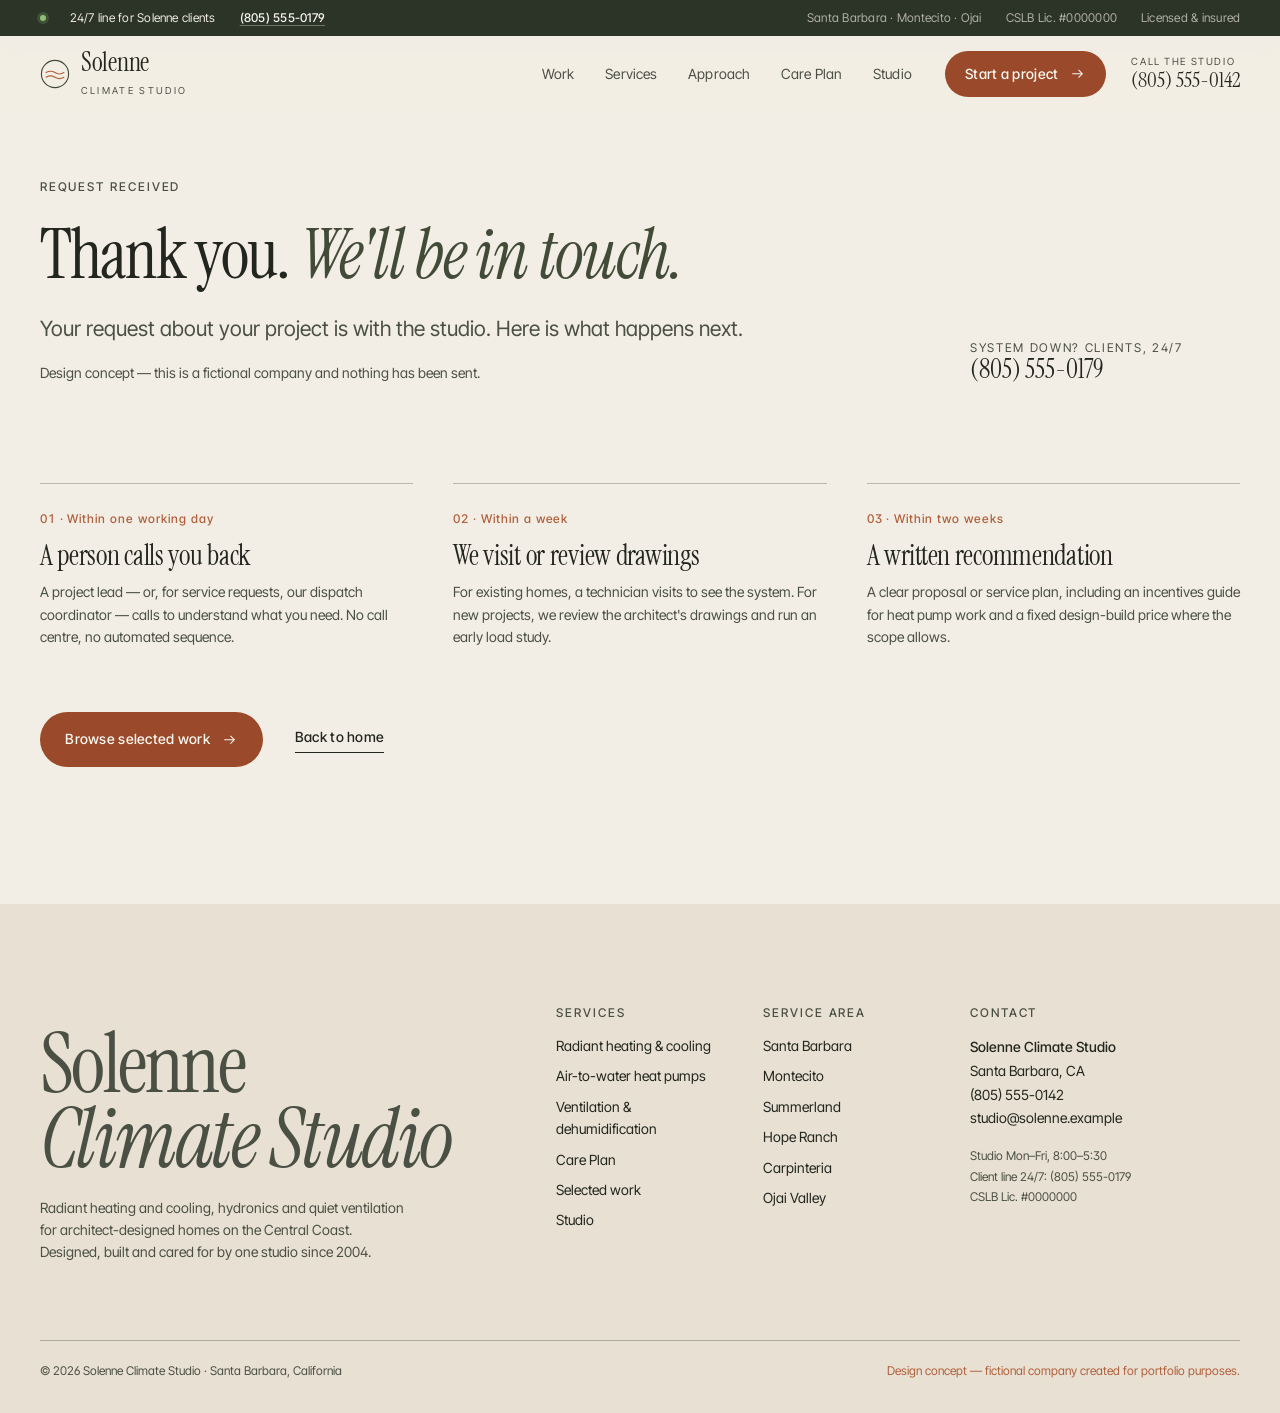
<file: thank-you.html>
<!doctype html>
<html lang="en">
<head>
  <meta charset="utf-8">
  <meta name="viewport" content="width=device-width, initial-scale=1">
  <title>Thank You | Solenne Climate Studio</title>
  <meta name="description" content="Your request has been received. Here is what happens next.">
  <meta name="theme-color" content="#f3eee5">
  <meta property="og:type" content="website">
  <meta property="og:site_name" content="Solenne Climate Studio">
  <meta property="og:title" content="Thank You | Solenne Climate Studio">
  <meta property="og:description" content="Your request has been received. Here is what happens next.">
  <meta property="og:image" content="https://images.unsplash.com/photo-1519710164239-da123dc03ef4?auto=format&amp;fit=crop&amp;w=1200&amp;h=630&amp;q=75">
  <meta name="twitter:card" content="summary_large_image">
  <link rel="icon" href="data:image/svg+xml,%3Csvg xmlns='http://www.w3.org/2000/svg' viewBox='0 0 64 64'%3E%3Crect width='64' height='64' rx='14' fill='%23f3eee5'/%3E%3Ccircle cx='32' cy='32' r='20' fill='none' stroke='%23414b38' stroke-width='2.5'/%3E%3Cpath d='M18 30c4.7-3 9.3-3 14 0s9.3 3 14 0M18 38c4.7-3 9.3-3 14 0s9.3 3 14 0' fill='none' stroke='%23b0603c' stroke-width='2.5' stroke-linecap='round'/%3E%3C/svg%3E">
  <link rel="preconnect" href="https://fonts.googleapis.com">
  <link rel="preconnect" href="https://fonts.gstatic.com" crossorigin>
  <link rel="preconnect" href="https://images.unsplash.com">
  <link rel="stylesheet" href="https://fonts.googleapis.com/css2?family=Instrument+Serif:ital@0;1&amp;family=Inter+Tight:wght@400;500&amp;display=swap">
  <link rel="stylesheet" href="css/styles.css">
  <script src="js/main.js" defer></script>
  <script type="application/ld+json">
  {
    "@context": "https://schema.org",
    "@type": "HVACBusiness",
    "name": "Solenne Climate Studio",
    "url": "https://solenne.example",
    "telephone": "+1-805-555-0142",
    "email": "studio@solenne.example",
    "foundingDate": "2004",
    "address": {"@type": "PostalAddress", "addressLocality": "Santa Barbara", "addressRegion": "CA", "addressCountry": "US"},
    "areaServed": ["Santa Barbara", "Montecito", "Summerland", "Hope Ranch", "Carpinteria", "Ojai"],
    "openingHoursSpecification": [
      {"@type": "OpeningHoursSpecification", "dayOfWeek": ["Monday","Tuesday","Wednesday","Thursday","Friday"], "opens": "08:00", "closes": "17:30"}
    ],
    "description": "Design-build radiant heating and cooling, air-to-water heat pumps and quiet ventilation for architect-designed homes on California's Central Coast."
  }
  </script>
  <meta name="robots" content="noindex">
</head>
<body data-page="thanks">
  <a class="skip-link" href="#main">Skip to content</a>

  <div class="utility-bar">
    <div class="wrap utility-bar__inner">
      <p class="utility-bar__urgent"><span class="utility-bar__dot" aria-hidden="true"></span>24/7 line for Solenne clients <a href="tel:+18055550179">(805) 555-0179</a></p>
      <p class="utility-bar__meta"><span>Santa Barbara · Montecito · Ojai</span><span>CSLB Lic. #0000000</span><span>Licensed &amp; insured</span></p>
    </div>
  </div>

  <header class="site-header">
    <div class="wrap site-header__inner">
      <a class="brand" href="index.html" aria-label="Solenne Climate Studio — home">
        <svg class="brand__mark" viewBox="0 0 32 32" aria-hidden="true"><circle cx="16" cy="16" r="14.5" fill="none" stroke="currentColor" stroke-width="1.2"/><path d="M6.5 14.5c3.2-2 6.3-2 9.5 0s6.3 2 9.5 0M6.5 19.5c3.2-2 6.3-2 9.5 0s6.3 2 9.5 0" fill="none" stroke="#b0603c" stroke-width="1.2" stroke-linecap="round"/></svg>
        <span><span class="brand__name">Solenne</span><span class="brand__sub">Climate Studio</span></span>
      </a>
      <nav class="nav" aria-label="Primary">
        <ul class="nav__list">
          <li><a class="nav__link" data-nav="work" href="work.html">Work</a></li>
          <li><a class="nav__link" data-nav="services" href="approach.html#services">Services</a></li>
          <li><a class="nav__link" data-nav="approach" href="approach.html">Approach</a></li>
          <li><a class="nav__link" data-nav="care" href="care-plan.html">Care Plan</a></li>
          <li><a class="nav__link" data-nav="studio" href="studio.html">Studio</a></li>
        </ul>
        <a class="btn nav__cta" href="contact.html">Start a project <svg class="arrow" viewBox="0 0 20 20" aria-hidden="true"><path d="M3 10h13M11 5l5 5-5 5" fill="none" stroke="currentColor" stroke-width="1.3"/></svg></a>
      </nav>
      <a class="header-phone" href="tel:+18055550142"><span>Call the studio</span>(805) 555-0142</a>
      <button class="menu-toggle" type="button" aria-expanded="false" aria-controls="mobile-menu">
        <span class="menu-toggle__text">Menu</span><span class="menu-toggle__lines" aria-hidden="true"></span>
      </button>
    </div>
  </header>

  <div class="mobile-menu" id="mobile-menu" aria-hidden="true">
    <nav aria-label="Mobile">
      <ul class="mobile-menu__list">
        <li><a data-nav="home" href="index.html">Home <span>00</span></a></li>
        <li><a data-nav="work" href="work.html">Work <span>01</span></a></li>
        <li><a data-nav="radiant" href="radiant-heating-cooling.html">Radiant Heating &amp; Cooling <span>02</span></a></li>
        <li><a data-nav="heatpumps" href="air-to-water-heat-pumps.html">Air-to-Water Heat Pumps <span>03</span></a></li>
        <li><a data-nav="approach" href="approach.html">Approach <span>04</span></a></li>
        <li><a data-nav="care" href="care-plan.html">Care Plan <span>05</span></a></li>
        <li><a data-nav="montecito" href="montecito.html">Montecito <span>06</span></a></li>
        <li><a data-nav="studio" href="studio.html">Studio <span>07</span></a></li>
        <li><a data-nav="contact" href="contact.html">Contact <span>08</span></a></li>
      </ul>
    </nav>
    <div class="mobile-menu__foot">
      <a href="tel:+18055550142">Studio (805) 555-0142</a>
      <a href="tel:+18055550179">24/7 client line (805) 555-0179</a>
      <a href="mailto:studio@solenne.example">studio@solenne.example</a>
    </div>
  </div>

  <main id="main">
    <section class="svc-hero" aria-labelledby="page-title">
      <div class="wrap">
        <div class="grid svc-hero__grid">
          <div class="svc-hero__copy">
            <span class="eyebrow">Request received</span>
            <h1 id="page-title" class="reveal">Thank you<span data-thanks-name></span>. <em>We'll be in touch.</em></h1>
            <p class="lede reveal">Your request about <span data-thanks-service>your project</span> is with the studio. Here is what happens next.</p>
            <p class="small muted" style="margin-top:1rem">Design concept — this is a fictional company and nothing has been sent.</p>
          </div>
          <div class="svc-hero__aside reveal">
            <a class="hero__call" href="tel:+18055550179"><span>System down? Clients, 24/7</span><b>(805) 555-0179</b></a>
          </div>
        </div>
      </div>
    </section>

    <section class="section" style="padding-top:clamp(2rem,4vw,3rem)" aria-labelledby="next-title">
      <div class="wrap">
        <h2 id="next-title" class="visually-hidden">What happens next</h2>
        <ol class="next-steps" role="list">
          <li class="reveal"><span class="index-num">01 · Within one working day</span><h3>A person calls you back</h3><p>A project lead — or, for service requests, our dispatch coordinator — calls to understand what you need. No call centre, no automated sequence.</p></li>
          <li class="reveal" style="--d:.06s"><span class="index-num">02 · Within a week</span><h3>We visit or review drawings</h3><p>For existing homes, a technician visits to see the system. For new projects, we review the architect's drawings and run an early load study.</p></li>
          <li class="reveal" style="--d:.12s"><span class="index-num">03 · Within two weeks</span><h3>A written recommendation</h3><p>A clear proposal or service plan, including an incentives guide for heat pump work and a fixed design-build price where the scope allows.</p></li>
        </ol>
        <div class="hero__actions" style="margin-top:clamp(3rem,5vw,4rem)">
          <a class="btn" href="work.html">Browse selected work <svg class="arrow" viewBox="0 0 20 20" aria-hidden="true"><path d="M3 10h13M11 5l5 5-5 5" fill="none" stroke="currentColor" stroke-width="1.3"/></svg></a>
          <a class="link-line" href="index.html">Back to home</a>
        </div>
      </div>
    </section>
  </main>

  <footer class="site-footer">
    <div class="wrap">
      <div class="grid footer__top">
        <div class="footer__brand">
          <p class="display serif">Solenne<br><em>Climate Studio</em></p>
          <p>Radiant heating and cooling, hydronics and quiet ventilation for architect-designed homes on the Central Coast. Designed, built and cared for by one studio since 2004.</p>
        </div>
        <div class="footer__col">
          <h2>Services</h2>
          <ul role="list">
            <li><a href="radiant-heating-cooling.html">Radiant heating &amp; cooling</a></li>
            <li><a href="air-to-water-heat-pumps.html">Air-to-water heat pumps</a></li>
            <li><a href="approach.html#services">Ventilation &amp; dehumidification</a></li>
            <li><a href="care-plan.html">Care Plan</a></li>
            <li><a href="work.html">Selected work</a></li>
            <li><a href="studio.html">Studio</a></li>
          </ul>
        </div>
        <div class="footer__col">
          <h2>Service area</h2>
          <ul role="list">
            <li>Santa Barbara</li>
            <li><a href="montecito.html">Montecito</a></li>
            <li>Summerland</li>
            <li>Hope Ranch</li>
            <li>Carpinteria</li>
            <li>Ojai Valley</li>
          </ul>
        </div>
        <div class="footer__col">
          <h2>Contact</h2>
          <address class="nap">
            <strong>Solenne Climate Studio</strong><br>
            Santa Barbara, CA<br>
            <a href="tel:+18055550142">(805) 555-0142</a><br>
            <a href="mailto:studio@solenne.example">studio@solenne.example</a>
          </address>
          <p class="footer__hours">Studio Mon–Fri, 8:00–5:30<br>Client line 24/7: <a href="tel:+18055550179">(805) 555-0179</a><br>CSLB Lic. #0000000</p>
        </div>
      </div>
      <div class="footer__bottom">
        <span>© <span data-year>2026</span> Solenne Climate Studio · Santa Barbara, California</span>
        <span class="footer__disclaimer">Design concept — fictional company created for portfolio purposes.</span>
      </div>
    </div>
  </footer>

  <nav class="mobile-bar" aria-label="Quick contact">
    <a class="mobile-bar__call" href="tel:+18055550142"><svg viewBox="0 0 20 20" aria-hidden="true"><path d="M5.5 2.5h3l1.5 4-2 1.5a9 9 0 0 0 4 4l1.5-2 4 1.5v3a1.5 1.5 0 0 1-1.5 1.5A14 14 0 0 1 4 4a1.5 1.5 0 0 1 1.5-1.5z" fill="none" stroke="currentColor" stroke-width="1.3" stroke-linejoin="round"/></svg>Call</a>
    <a class="mobile-bar__book" href="contact.html#quick">Request service</a>
  </nav>
</body>
</html>
</file>
<file: css/styles.css>
/* ==========================================================================
   Solenne Climate Studio — design concept
   Light architectural minimalism: limestone, olive, a trace of clay.
   ========================================================================== */

/* ---------- 1. Tokens ---------- */
:root {
  /* Palette */
  --limestone: #f3eee5;
  --paper: #faf7f1;
  --sand: #e8e0d2;
  --sand-deep: #d9cfbd;
  --ink: #22261f;
  --ink-soft: #4b5045;
  --olive: #414b38;
  --olive-deep: #2c3427;
  --sage: #8b927f;
  --clay: #b0603c;
  --clay-soft: #d9a487;
  --rule: rgba(34, 38, 31, 0.14);
  --rule-strong: rgba(34, 38, 31, 0.28);
  --on-dark: #efe9de;
  --on-dark-soft: rgba(239, 233, 222, 0.68);

  /* Type */
  --serif: "Instrument Serif", "Iowan Old Style", "Times New Roman", serif;
  --sans: "Inter Tight", "Helvetica Neue", Arial, sans-serif;

  --fs-xs: 0.75rem;
  --fs-sm: 0.875rem;
  --fs-base: 1.0625rem;
  --fs-lg: clamp(1.125rem, 1rem + 0.4vw, 1.3125rem);
  --fs-h4: clamp(1.4rem, 1.2rem + 0.7vw, 1.85rem);
  --fs-h3: clamp(1.75rem, 1.4rem + 1.2vw, 2.6rem);
  --fs-h2: clamp(2.3rem, 1.6rem + 2.6vw, 4.2rem);
  --fs-h1: clamp(2.9rem, 1.7rem + 5vw, 7rem);
  --fs-statement: clamp(1.85rem, 1.3rem + 2.2vw, 3.4rem);

  /* Space & layout */
  --gutter: clamp(1rem, 0.4rem + 2.6vw, 3rem);
  --max: 1440px;
  --section: clamp(5rem, 3rem + 7vw, 10rem);
  --header-h: 76px;

  --ease: cubic-bezier(0.22, 0.61, 0.36, 1);
  --ease-out: cubic-bezier(0.16, 1, 0.3, 1);
}

/* ---------- 2. Reset & base ---------- */
*, *::before, *::after { box-sizing: border-box; }
html { -webkit-text-size-adjust: 100%; scroll-behavior: smooth; }
body {
  margin: 0;
  background: var(--limestone);
  color: var(--ink);
  font-family: var(--sans);
  font-size: var(--fs-base);
  line-height: 1.6;
  font-feature-settings: "ss01", "cv11";
  -webkit-font-smoothing: antialiased;
  text-rendering: optimizeLegibility;
  overflow-x: hidden;
}
img, svg { display: block; max-width: 100%; }
img { height: auto; }
a { color: inherit; text-decoration: none; }
button, input, select, textarea { font: inherit; color: inherit; }
button { cursor: pointer; background: none; border: 0; padding: 0; }
h1, h2, h3, h4, p, figure, blockquote, dl, dd, ul, ol { margin: 0; }
ul[role="list"], ol[role="list"] { list-style: none; padding: 0; }
::selection { background: var(--olive); color: var(--paper); }

:focus-visible {
  outline: 1.5px solid var(--clay);
  outline-offset: 4px;
  border-radius: 2px;
}

.skip-link {
  position: absolute; left: var(--gutter); top: -100px; z-index: 200;
  background: var(--ink); color: var(--paper);
  padding: 0.7rem 1rem; font-size: var(--fs-sm);
}
.skip-link:focus { top: 1rem; }

.visually-hidden {
  position: absolute !important; width: 1px; height: 1px; padding: 0; margin: -1px;
  overflow: hidden; clip: rect(0 0 0 0); white-space: nowrap; border: 0;
}

/* ---------- 3. Typography ---------- */
.serif, h1, h2, h3, .h1, .h2, .h3, .display { font-family: var(--serif); font-weight: 400; letter-spacing: -0.01em; }
h1, .h1 { font-size: var(--fs-h1); line-height: 0.95; letter-spacing: -0.025em; }
h2, .h2 { font-size: var(--fs-h2); line-height: 1.02; letter-spacing: -0.02em; }
h3, .h3 { font-size: var(--fs-h3); line-height: 1.08; }
h4, .h4 { font-family: var(--serif); font-weight: 400; font-size: var(--fs-h4); line-height: 1.15; }
em, .italic { font-style: italic; }
h1 em, h2 em, h3 em { color: var(--olive); }

.eyebrow {
  font-family: var(--sans);
  font-size: var(--fs-xs);
  font-weight: 500;
  letter-spacing: 0.16em;
  text-transform: uppercase;
  color: var(--ink-soft);
}
.eyebrow--clay { color: var(--clay); }
.index-num {
  font-family: var(--sans); font-size: var(--fs-xs); font-weight: 500;
  letter-spacing: 0.08em; color: var(--clay);
  font-variant-numeric: tabular-nums;
}
.lede { font-size: var(--fs-lg); line-height: 1.55; color: var(--ink-soft); max-width: 36em; }
.statement {
  font-family: var(--serif);
  font-size: var(--fs-statement);
  line-height: 1.14;
  letter-spacing: -0.015em;
  text-wrap: balance;
}
.statement em { color: var(--olive); }
.muted { color: var(--ink-soft); }
.small { font-size: var(--fs-sm); }
.prose p + p { margin-top: 1.1em; }
.prose p { max-width: 38em; color: var(--ink-soft); }
.prose strong { color: var(--ink); font-weight: 500; }

/* ---------- 4. Layout primitives ---------- */
.wrap { width: 100%; max-width: var(--max); margin-inline: auto; padding-inline: var(--gutter); }
.section { padding-block: var(--section); }
.section--tight { padding-block: calc(var(--section) * 0.6); }
.section--paper { background: var(--paper); }
.section--sand { background: var(--sand); }
.section--olive { background: var(--olive-deep); color: var(--on-dark); }
.section--olive .eyebrow, .section--olive .muted { color: var(--on-dark-soft); }
.section--olive h2 em, .section--olive .statement em { color: var(--clay-soft); }

.grid {
  display: grid;
  grid-template-columns: repeat(12, minmax(0, 1fr));
  column-gap: var(--gutter);
}
.rule { height: 1px; background: var(--rule); border: 0; margin: 0; }

.section-head {
  display: grid;
  grid-template-columns: repeat(12, minmax(0, 1fr));
  column-gap: var(--gutter);
  row-gap: 1.25rem;
  align-items: end;
  padding-bottom: clamp(2.5rem, 4vw, 4.5rem);
}
.section-head__label { grid-column: 1 / span 3; display: flex; gap: 0.9rem; align-items: baseline; align-self: start; padding-top: 0.6rem; border-top: 1px solid var(--rule-strong); }
.section-head__title { grid-column: 4 / span 6; }
.section-head__aside { grid-column: 10 / span 3; color: var(--ink-soft); font-size: var(--fs-sm); }
.section--olive .section-head__label { border-color: rgba(239, 233, 222, 0.3); }

/* ---------- 5. Buttons & links ---------- */
.btn {
  display: inline-flex; align-items: center; gap: 0.75rem;
  padding: 1rem 1.6rem;
  border-radius: 999px;
  background: var(--olive-deep); color: var(--paper);
  font-size: var(--fs-sm); font-weight: 500; letter-spacing: 0.02em;
  transition: background 0.35s var(--ease), color 0.35s var(--ease), transform 0.35s var(--ease);
}
.btn:hover { background: var(--clay); }
.btn .arrow { transition: transform 0.35s var(--ease); }
.btn:hover .arrow { transform: translateX(4px); }
.btn--ghost { background: transparent; color: var(--ink); box-shadow: inset 0 0 0 1px var(--rule-strong); }
.btn--ghost:hover { background: var(--ink); color: var(--paper); }
.btn--light { background: var(--paper); color: var(--olive-deep); }
.btn--light:hover { background: var(--clay-soft); color: var(--olive-deep); }

.link-line {
  position: relative; display: inline-flex; align-items: center; gap: 0.6rem;
  font-size: var(--fs-sm); font-weight: 500; letter-spacing: 0.02em;
  padding-bottom: 0.3rem;
}
.link-line::after {
  content: ""; position: absolute; left: 0; right: 0; bottom: 0; height: 1px;
  background: currentColor; transform-origin: right; transition: transform 0.5s var(--ease-out);
}
.link-line:hover::after { transform: scaleX(0.3); }
.arrow { width: 1.1em; height: 1.1em; flex: none; }

/* ---------- 6. Header & navigation ---------- */
.site-header {
  position: sticky; top: 0; z-index: 100;
  background: rgba(243, 238, 229, 0.86);
  -webkit-backdrop-filter: saturate(1.4) blur(14px);
  backdrop-filter: saturate(1.4) blur(14px);
  border-bottom: 1px solid transparent;
  transition: border-color 0.4s var(--ease), background 0.4s var(--ease);
}
.site-header.is-scrolled { border-color: var(--rule); }
.site-header__inner {
  height: var(--header-h);
  display: flex; align-items: center; justify-content: space-between; gap: 2rem;
}
.brand { display: inline-flex; align-items: center; gap: 0.7rem; }
.brand__mark { width: 30px; height: 30px; color: var(--olive); }
.brand__name { font-family: var(--serif); font-size: 1.65rem; line-height: 1; letter-spacing: -0.01em; }
.brand__sub {
  display: block; font-family: var(--sans); font-size: 0.6rem; letter-spacing: 0.24em;
  text-transform: uppercase; color: var(--ink-soft); margin-top: 0.25rem;
}

.nav { display: flex; align-items: center; gap: clamp(1.5rem, 2.6vw, 2.75rem); }
.nav__list { display: flex; gap: clamp(1.25rem, 2.4vw, 2.5rem); list-style: none; margin: 0; padding: 0; }
.nav__link {
  position: relative; font-size: var(--fs-sm); letter-spacing: 0.01em; color: var(--ink-soft);
  padding-block: 0.4rem; transition: color 0.3s var(--ease);
}
.nav__link::before {
  content: ""; position: absolute; left: 50%; bottom: -0.15rem; width: 4px; height: 4px;
  border-radius: 50%; background: var(--clay); transform: translateX(-50%) scale(0);
  transition: transform 0.35s var(--ease-out);
}
.nav__link:hover { color: var(--ink); }
.nav__link[aria-current="page"] { color: var(--ink); }
.nav__link[aria-current="page"]::before { transform: translateX(-50%) scale(1); }
.nav__cta { padding: 0.75rem 1.25rem; }

.menu-toggle {
  display: none; align-items: center; gap: 0.6rem;
  font-size: var(--fs-sm); font-weight: 500; padding: 0.5rem 0;
}
.menu-toggle__lines { position: relative; width: 22px; height: 10px; }
.menu-toggle__lines::before, .menu-toggle__lines::after {
  content: ""; position: absolute; left: 0; right: 0; height: 1.5px; background: currentColor;
  transition: transform 0.4s var(--ease), top 0.4s var(--ease);
}
.menu-toggle__lines::before { top: 0; }
.menu-toggle__lines::after { top: 8px; }
.menu-toggle[aria-expanded="true"] .menu-toggle__lines::before { top: 4px; transform: rotate(45deg); }
.menu-toggle[aria-expanded="true"] .menu-toggle__lines::after { top: 4px; transform: rotate(-45deg); }

.mobile-menu {
  position: fixed; inset: var(--header-h) 0 0 0; z-index: 99;
  background: var(--limestone);
  padding: 2rem var(--gutter) 2.5rem;
  display: flex; flex-direction: column; justify-content: space-between;
  overflow-y: auto;
  opacity: 0; visibility: hidden; transform: translateY(-8px);
  transition: opacity 0.4s var(--ease), transform 0.4s var(--ease), visibility 0s linear 0.4s;
}
.mobile-menu.is-open {
  opacity: 1; visibility: visible; transform: none;
  transition: opacity 0.4s var(--ease), transform 0.4s var(--ease), visibility 0s;
}
.mobile-menu__list { list-style: none; margin: 0; padding: 0; border-top: 1px solid var(--rule); }
.mobile-menu__list li { border-bottom: 1px solid var(--rule); }
.mobile-menu__list a {
  display: flex; justify-content: space-between; align-items: baseline;
  padding: 1.1rem 0; font-family: var(--serif); font-size: clamp(2.2rem, 9vw, 3rem); line-height: 1;
}
.mobile-menu__list a span { font-family: var(--sans); font-size: var(--fs-xs); color: var(--clay); letter-spacing: 0.08em; }
.mobile-menu__list a[aria-current="page"] { color: var(--olive); font-style: italic; }
.mobile-menu__foot { margin-top: 2.5rem; display: grid; gap: 0.4rem; font-size: var(--fs-sm); color: var(--ink-soft); }
body.menu-open { overflow: hidden; }

/* ---------- 7. Media / figures ---------- */
.media { position: relative; overflow: hidden; background: var(--sand); }
.media img { width: 100%; height: 100%; object-fit: cover; transition: transform 1.4s var(--ease-out); }
.media--zoom:hover img, a:hover .media--zoom img, a:focus-visible .media--zoom img { transform: scale(1.045); }
.ratio-4x5 { aspect-ratio: 4 / 5; }
.ratio-3x4 { aspect-ratio: 3 / 4; }
.ratio-1x1 { aspect-ratio: 1 / 1; }
.ratio-3x2 { aspect-ratio: 3 / 2; }
.ratio-16x10 { aspect-ratio: 16 / 10; }
.ratio-21x9 { aspect-ratio: 21 / 9; }
.caption {
  display: flex; gap: 0.9rem; align-items: baseline;
  margin-top: 0.9rem; font-size: var(--fs-xs); color: var(--ink-soft); letter-spacing: 0.02em;
}
.caption .index-num { flex: none; }

/* ---------- 8. Home: hero ---------- */
.hero { padding-top: clamp(2.5rem, 5vw, 5rem); padding-bottom: clamp(3rem, 6vw, 6rem); }
.hero__grid { align-items: end; row-gap: 3rem; }
.hero__copy { grid-column: 1 / span 6; padding-bottom: clamp(0rem, 3vw, 3rem); position: relative; z-index: 2; }
.hero__copy .eyebrow { display: flex; align-items: center; gap: 0.8rem; margin-bottom: clamp(1.5rem, 3vw, 2.5rem); }
.hero__copy .eyebrow::before { content: ""; width: 2.25rem; height: 1px; background: var(--clay); }
.hero h1 { margin-right: -12%; }
.hero h1 .line { display: block; }
.hero__lede { margin-top: clamp(1.5rem, 3vw, 2.25rem); max-width: 27em; }
.hero__actions { display: flex; flex-wrap: wrap; gap: 1.5rem 2rem; align-items: center; margin-top: clamp(2rem, 3vw, 2.75rem); }
.hero__visual { grid-column: 7 / -1; position: relative; }
.hero__main { aspect-ratio: 4 / 5; }
.hero__inset {
  position: absolute; left: -15%; bottom: 7%; width: 34%;
  aspect-ratio: 3 / 4; border: 10px solid var(--limestone);
}
.hero__caption { position: absolute; right: 0; top: calc(100% + 0.25rem); max-width: 26rem; }
.hero__meta {
  margin-top: clamp(4rem, 7vw, 7rem);
  display: grid; grid-template-columns: repeat(4, minmax(0, 1fr)); column-gap: var(--gutter);
  border-top: 1px solid var(--rule-strong);
}
.hero__meta div { padding-top: 1.1rem; }
.hero__meta dt { font-size: var(--fs-xs); letter-spacing: 0.14em; text-transform: uppercase; color: var(--ink-soft); }
.hero__meta dd { font-family: var(--serif); font-size: clamp(1.35rem, 1.1rem + 0.8vw, 1.9rem); margin-top: 0.35rem; line-height: 1.1; }

/* ---------- 9. Home: philosophy ---------- */
.philosophy__body { grid-column: 4 / span 8; }
.philosophy__principles {
  grid-column: 4 / -1; margin-top: clamp(3rem, 5vw, 5rem);
  display: grid; grid-template-columns: repeat(3, minmax(0, 1fr)); gap: var(--gutter);
}
.principle { border-top: 1px solid var(--rule-strong); padding-top: 1.25rem; }
.principle h3 { font-size: var(--fs-h4); margin: 0.6rem 0 0.6rem; }
.principle p { font-size: var(--fs-sm); color: var(--ink-soft); }
.philosophy__figure { grid-column: 1 / span 3; grid-row: 1 / span 2; align-self: start; }

/* ---------- 10. Project cards & featured layout ---------- */
.project-card { display: block; }
.project-card__meta {
  display: grid; grid-template-columns: 1fr auto; gap: 0.25rem 1rem;
  margin-top: 1.1rem; padding-top: 0.9rem; border-top: 1px solid var(--rule);
}
.project-card__title { font-family: var(--serif); font-size: var(--fs-h4); line-height: 1.1; }
.project-card__title em { color: var(--olive); }
.project-card__year { font-size: var(--fs-xs); color: var(--ink-soft); font-variant-numeric: tabular-nums; padding-top: 0.4rem; }
.project-card__detail { grid-column: 1 / -1; font-size: var(--fs-xs); color: var(--ink-soft); letter-spacing: 0.02em; }
.project-card__detail span + span::before { content: "·"; margin-inline: 0.5em; color: var(--clay); }
.project-card__tag {
  position: absolute; left: 1rem; top: 1rem; z-index: 2;
  font-size: 0.68rem; letter-spacing: 0.14em; text-transform: uppercase;
  background: rgba(250, 247, 241, 0.92); color: var(--ink); padding: 0.4rem 0.7rem; border-radius: 999px;
}
.project-card__view {
  position: absolute; right: 1rem; bottom: 1rem; z-index: 2;
  width: 3.25rem; height: 3.25rem; border-radius: 50%; background: var(--paper);
  display: grid; place-items: center; color: var(--ink);
  opacity: 0; transform: scale(0.85); transition: opacity 0.4s var(--ease), transform 0.4s var(--ease);
}
.project-card:hover .project-card__view, .project-card:focus-visible .project-card__view { opacity: 1; transform: none; }

.featured { row-gap: clamp(3.5rem, 7vw, 7rem); }
.featured .f-1 { grid-column: 1 / span 7; }
.featured .f-2 { grid-column: 9 / span 4; margin-top: clamp(4rem, 14vw, 14rem); }
.featured .f-3 { grid-column: 2 / span 4; }
.featured .f-4 { grid-column: 7 / span 6; margin-top: clamp(-8rem, -6vw, -2rem); }
.featured__more { grid-column: 1 / -1; display: flex; justify-content: space-between; align-items: center; border-top: 1px solid var(--rule-strong); padding-top: 1.5rem; gap: 1rem; flex-wrap: wrap; }

/* ---------- 11. Systems ---------- */
.systems__diagram {
  grid-column: 1 / span 7;
  background: var(--paper); border: 1px solid var(--rule);
  padding: clamp(1rem, 2.5vw, 2.5rem);
}
.systems__diagram svg { width: 100%; height: auto; }
.systems__diagram figcaption { margin-top: 1rem; }
.diagram-label { font-family: var(--sans); font-size: 11px; letter-spacing: 0.08em; fill: var(--ink-soft); text-transform: uppercase; }
.diagram-label--clay { fill: var(--clay); }
.flow-line { stroke-dasharray: 5 7; animation: flow 3.5s linear infinite; }
@keyframes flow { to { stroke-dashoffset: -48; } }

.systems__list { grid-column: 9 / span 4; list-style: none; padding: 0; margin: 0; }
.system-item { display: grid; grid-template-columns: 52px 1fr; gap: 1.1rem; padding-block: 1.5rem; border-top: 1px solid var(--rule); }
.system-item:last-child { border-bottom: 1px solid var(--rule); }
.system-item svg { width: 52px; height: 52px; color: var(--olive); }
.system-item h3 { font-size: 1.45rem; line-height: 1.15; }
.system-item p { font-size: var(--fs-sm); color: var(--ink-soft); margin-top: 0.35rem; }

.icon-draw path, .icon-draw circle, .icon-draw line, .icon-draw rect, .icon-draw polyline {
  fill: none; stroke: currentColor; stroke-width: 1.25; stroke-linecap: round; stroke-linejoin: round;
}
.icon-draw .accent { stroke: var(--clay); }

/* ---------- 12. Process timeline ---------- */
.timeline { list-style: none; margin: 0; padding: 0; display: grid; grid-template-columns: repeat(6, minmax(0, 1fr)); gap: var(--gutter); position: relative; }
.timeline::before {
  content: ""; position: absolute; left: 0; right: 0; top: 7px; height: 1px; background: var(--rule-strong);
}
.timeline__step { position: relative; padding-top: 2.25rem; }
.timeline__step::before {
  content: ""; position: absolute; left: 0; top: 0; width: 15px; height: 15px; border-radius: 50%;
  background: var(--limestone); border: 1px solid var(--olive);
}
.timeline__step:nth-child(1)::before { background: var(--clay); border-color: var(--clay); }
.section--paper .timeline__step::before { background: var(--paper); }
.section--paper .timeline__step:nth-child(1)::before { background: var(--clay); }
.timeline__step h3 { font-size: 1.5rem; line-height: 1.12; margin: 0.6rem 0 0.6rem; }
.timeline__step p { font-size: var(--fs-sm); color: var(--ink-soft); }
.timeline__when { display: block; margin-top: 0.9rem; font-size: var(--fs-xs); letter-spacing: 0.1em; text-transform: uppercase; color: var(--sage); }

/* ---------- 13. Numbers ---------- */
.numbers { grid-template-columns: repeat(4, minmax(0, 1fr)); display: grid; gap: var(--gutter); }
.number { border-top: 1px solid rgba(239, 233, 222, 0.28); padding-top: 1.25rem; }
.number__value { font-family: var(--serif); font-size: clamp(3.25rem, 2rem + 4.5vw, 6.5rem); line-height: 0.95; letter-spacing: -0.03em; font-variant-numeric: lining-nums tabular-nums; }
.number__value sup { font-size: 0.4em; vertical-align: top; position: relative; top: 0.35em; margin-left: 0.08em; color: var(--clay-soft); }
.number__label { margin-top: 0.9rem; font-size: var(--fs-sm); color: var(--on-dark-soft); max-width: 20em; }
.sustain__grid { align-items: start; row-gap: 3rem; margin-bottom: clamp(3.5rem, 6vw, 6rem); }
.sustain__copy { grid-column: 1 / span 6; }
.sustain__copy .statement { margin-top: 1.5rem; }
.sustain__aside { grid-column: 8 / span 5; }
.sustain__aside p { color: var(--on-dark-soft); }
.sustain__figure { margin-top: 2rem; }

/* ---------- 14. CTA ---------- */
.cta { align-items: center; row-gap: 3rem; }
.cta__media { grid-column: 1 / span 5; }
.cta__copy { grid-column: 7 / span 6; }
.cta__copy h2 { margin: 1.25rem 0 1.5rem; }
.cta__routes { margin-top: 2.25rem; display: grid; grid-template-columns: 1fr 1fr; gap: var(--gutter); border-top: 1px solid var(--rule-strong); padding-top: 1.5rem; }
.cta__routes p { font-size: var(--fs-sm); color: var(--ink-soft); margin: 0.4rem 0 0.9rem; }

/* ---------- 15. Footer ---------- */
.site-footer { background: var(--sand); padding-top: clamp(4rem, 8vw, 7rem); padding-bottom: 2rem; }
.footer__top { row-gap: 3rem; }
.footer__brand { grid-column: 1 / span 5; }
.footer__brand .display { font-size: clamp(3rem, 2rem + 4vw, 6rem); line-height: 0.9; letter-spacing: -0.03em; }
.footer__brand p { margin-top: 1.25rem; max-width: 26em; color: var(--ink-soft); font-size: var(--fs-sm); }
.footer__col { grid-column: span 2; font-size: var(--fs-sm); }
.footer__col:first-of-type { grid-column: 7 / span 2; }
.footer__col h2 { font-family: var(--sans); font-size: var(--fs-xs); letter-spacing: 0.16em; text-transform: uppercase; color: var(--ink-soft); font-weight: 500; margin-bottom: 1rem; }
.footer__col ul { list-style: none; margin: 0; padding: 0; display: grid; gap: 0.5rem; }
.footer__col a:hover { color: var(--clay); }
.footer__bottom {
  margin-top: clamp(3.5rem, 6vw, 6rem); padding-top: 1.25rem; border-top: 1px solid var(--rule-strong);
  display: flex; flex-wrap: wrap; justify-content: space-between; gap: 0.75rem 2rem;
  font-size: var(--fs-xs); color: var(--ink-soft);
}
.footer__disclaimer { color: var(--clay); }

/* ---------- 16. Page heads (inner pages) ---------- */
.page-head { padding-top: clamp(3rem, 7vw, 7rem); padding-bottom: clamp(2.5rem, 5vw, 5rem); }
.page-head__grid { align-items: end; row-gap: 2rem; }
.page-head__label { grid-column: 1 / span 3; align-self: start; padding-top: 0.6rem; border-top: 1px solid var(--rule-strong); display: flex; gap: 0.9rem; }
.page-head__title { grid-column: 4 / span 8; }
.page-head__lede { grid-column: 4 / span 6; margin-top: 1.5rem; }

/* ---------- 17. Work index + filter ---------- */
.filter-bar {
  display: flex; flex-wrap: wrap; justify-content: space-between; align-items: center; gap: 1rem 2rem;
  padding-block: 1.25rem; border-top: 1px solid var(--rule-strong); border-bottom: 1px solid var(--rule);
  margin-bottom: clamp(2.5rem, 5vw, 4.5rem);
}
.filter { display: flex; flex-wrap: wrap; gap: 0.5rem; }
.filter__btn {
  padding: 0.6rem 1.1rem; border-radius: 999px; font-size: var(--fs-sm);
  box-shadow: inset 0 0 0 1px var(--rule-strong); color: var(--ink-soft);
  transition: background 0.3s var(--ease), color 0.3s var(--ease), box-shadow 0.3s var(--ease);
}
.filter__btn:hover { color: var(--ink); box-shadow: inset 0 0 0 1px var(--ink); }
.filter__btn[aria-pressed="true"] { background: var(--olive-deep); color: var(--paper); box-shadow: none; }
.filter__btn sup { font-size: 0.65em; margin-left: 0.2em; opacity: 0.7; }
.filter-count { font-size: var(--fs-xs); color: var(--ink-soft); letter-spacing: 0.08em; text-transform: uppercase; }

.work-grid { display: grid; grid-template-columns: repeat(12, minmax(0, 1fr)); gap: clamp(3rem, 6vw, 5.5rem) var(--gutter); }
.work-grid .project-card { grid-column: span 6; }
.work-grid .project-card:nth-child(4n + 1) { grid-column: 1 / span 7; }
.work-grid .project-card:nth-child(4n + 2) { grid-column: 9 / span 4; margin-top: clamp(3rem, 10vw, 10rem); }
.work-grid .project-card:nth-child(4n + 3) { grid-column: 1 / span 5; }
.work-grid .project-card:nth-child(4n + 4) { grid-column: 7 / span 6; margin-top: clamp(-6rem, -4vw, 0rem); }
.work-grid.is-filtered .project-card { grid-column: span 6 !important; margin-top: 0 !important; }
.work-grid .project-card[hidden] { display: none; }
.project-card.is-entering { animation: cardIn 0.6s var(--ease-out) both; }
@keyframes cardIn { from { opacity: 0; transform: translateY(16px); } to { opacity: 1; transform: none; } }
.work-empty { grid-column: 1 / -1; color: var(--ink-soft); }

/* ---------- 18. Case study ---------- */
.cs-hero { padding-top: clamp(2.5rem, 5vw, 5rem); }
.cs-hero__head { align-items: end; row-gap: 2rem; padding-bottom: clamp(2.5rem, 4vw, 4rem); }
.cs-hero__title { grid-column: 1 / span 9; }
.cs-hero__title .eyebrow { display: block; margin-bottom: 1.5rem; }
.cs-hero__intro { grid-column: 10 / span 3; font-size: var(--fs-sm); color: var(--ink-soft); }
.cs-hero__image { aspect-ratio: 21 / 10; }
.breadcrumb { font-size: var(--fs-xs); color: var(--ink-soft); letter-spacing: 0.06em; margin-bottom: 2rem; }
.breadcrumb a:hover { color: var(--clay); }
.breadcrumb span { margin-inline: 0.5rem; color: var(--clay); }

.facts { display: grid; grid-template-columns: repeat(4, minmax(0, 1fr)); gap: 0 var(--gutter); border-top: 1px solid var(--rule-strong); }
.fact { padding-block: 1.25rem; border-bottom: 1px solid var(--rule); }
.fact dt { font-size: var(--fs-xs); letter-spacing: 0.14em; text-transform: uppercase; color: var(--ink-soft); }
.fact dd { margin-top: 0.4rem; font-size: var(--fs-sm); }
.fact dd.serif { font-size: 1.5rem; line-height: 1.15; }

.outcomes { display: grid; grid-template-columns: repeat(4, minmax(0, 1fr)); gap: var(--gutter); margin-top: clamp(3rem, 5vw, 5rem); }
.outcome { background: var(--paper); padding: clamp(1.25rem, 2vw, 2rem); border: 1px solid var(--rule); }
.outcome .outcome__value { margin: 0; font-family: var(--serif); font-size: clamp(2.5rem, 1.8rem + 2.4vw, 4rem); line-height: 1; letter-spacing: -0.02em; }
.outcome__value small { font-size: 0.45em; color: var(--clay); margin-left: 0.15em; }
.outcome p { margin-top: 0.75rem; font-size: var(--fs-sm); color: var(--ink-soft); }

.narrative { row-gap: 2rem; }
.narrative__label { grid-column: 1 / span 3; }
.narrative__label .index-num { display: block; margin-bottom: 0.6rem; }
.narrative__body { grid-column: 4 / span 6; }
.narrative__body h2 { font-size: var(--fs-h3); margin-bottom: 1.5rem; }
.narrative__note { grid-column: 10 / span 3; align-self: start; font-size: var(--fs-sm); color: var(--ink-soft); border-left: 1px solid var(--clay); padding-left: 1.1rem; }
.narrative + .narrative { margin-top: clamp(4rem, 7vw, 7rem); }

.pullquote { grid-column: 3 / span 9; font-family: var(--serif); font-size: var(--fs-statement); line-height: 1.12; text-wrap: balance; }
.pullquote footer { margin-top: 1.25rem; font-family: var(--sans); font-size: var(--fs-xs); letter-spacing: 0.12em; text-transform: uppercase; color: var(--ink-soft); }

.gallery { display: grid; grid-template-columns: repeat(12, minmax(0, 1fr)); gap: var(--gutter); }
.gallery__item { position: relative; display: block; width: 100%; text-align: left; }
.gallery__item:nth-child(1) { grid-column: 1 / span 7; aspect-ratio: 4 / 3; }
.gallery__item:nth-child(2) { grid-column: 8 / span 5; aspect-ratio: 4 / 5; }
.gallery__item:nth-child(3) { grid-column: 1 / span 4; aspect-ratio: 3 / 4; }
.gallery__item:nth-child(4) { grid-column: 5 / span 8; aspect-ratio: 16 / 10; }
.gallery__item:nth-child(5) { grid-column: 2 / span 5; aspect-ratio: 1 / 1; }
.gallery__item:nth-child(6) { grid-column: 7 / span 6; aspect-ratio: 4 / 3; }
.gallery__item .media { height: 100%; }
.gallery__zoom {
  position: absolute; right: 0.85rem; top: 0.85rem; z-index: 2; width: 2.5rem; height: 2.5rem; border-radius: 50%;
  background: rgba(250, 247, 241, 0.92); display: grid; place-items: center;
  opacity: 0; transition: opacity 0.35s var(--ease);
}
.gallery__item:hover .gallery__zoom, .gallery__item:focus-visible .gallery__zoom { opacity: 1; }

.energy { display: grid; gap: 2rem; }
.energy__row { display: grid; grid-template-columns: minmax(0, 3fr) minmax(0, 9fr); gap: var(--gutter); align-items: center; padding-block: 1.5rem; border-top: 1px solid var(--rule); }
.energy__row:last-child { border-bottom: 1px solid var(--rule); }
.energy__metric h3 { font-family: var(--sans); font-size: var(--fs-sm); font-weight: 500; }
.energy__metric p { font-size: var(--fs-xs); color: var(--ink-soft); margin-top: 0.25rem; }
.energy__bars { display: grid; gap: 0.6rem; }
.bar { display: grid; grid-template-columns: 7.5rem minmax(0, 1fr) 6.5rem; gap: 1rem; align-items: center; font-size: var(--fs-xs); }
.bar__label { color: var(--ink-soft); }
.bar__track { height: 10px; background: var(--sand); position: relative; overflow: hidden; }
.bar__fill { position: absolute; inset: 0 auto 0 0; width: var(--w, 0%); background: var(--sand-deep); transform-origin: left; transition: transform 1.4s var(--ease-out); }
.bar--after .bar__fill { background: var(--olive); }
.js .energy:not(.is-visible) .bar__fill { transform: scaleX(0); }
.bar__value { text-align: right; font-variant-numeric: tabular-nums; font-weight: 500; }
.bar--after .bar__value { color: var(--olive); }
.energy-legend { display: flex; gap: 1.5rem; font-size: var(--fs-xs); color: var(--ink-soft); margin-bottom: 1rem; flex-wrap: wrap; }
.energy-legend i { display: inline-block; width: 18px; height: 8px; margin-right: 0.5rem; vertical-align: middle; background: var(--sand-deep); }
.energy-legend .after i { background: var(--olive); }

.next-project { display: grid; grid-template-columns: repeat(12, minmax(0, 1fr)); gap: var(--gutter); align-items: center; padding-block: clamp(3rem, 6vw, 6rem); border-top: 1px solid var(--rule-strong); }
.next-project__copy { grid-column: 1 / span 6; }
.next-project__copy .h2 { margin-top: 1rem; display: block; transition: color 0.3s var(--ease); }
.next-project:hover .next-project__copy .h2 { color: var(--olive); }
.next-project__media { grid-column: 8 / span 5; aspect-ratio: 3 / 2; }

/* Lightbox */
.lightbox {
  border: 0; padding: 0; margin: 0; max-width: none; max-height: none; width: 100vw; height: 100vh; height: 100dvh;
  background: rgba(28, 31, 25, 0.96); color: var(--on-dark);
}
.lightbox::backdrop { background: rgba(28, 31, 25, 0.8); }
.lightbox[open] { display: grid; grid-template-rows: auto 1fr auto; animation: fadeIn 0.35s var(--ease); }
@keyframes fadeIn { from { opacity: 0; } to { opacity: 1; } }
.lightbox__bar { display: flex; justify-content: space-between; align-items: center; padding: 1rem var(--gutter); font-size: var(--fs-xs); letter-spacing: 0.1em; text-transform: uppercase; }
.lightbox__stage { display: grid; place-items: center; padding: 0 var(--gutter); min-height: 0; }
.lightbox__stage img { max-width: 100%; max-height: 100%; width: auto; height: auto; object-fit: contain; }
.lightbox__foot { display: flex; justify-content: space-between; align-items: center; gap: 1rem; padding: 1rem var(--gutter) 1.5rem; }
.lightbox__caption { font-size: var(--fs-sm); color: var(--on-dark-soft); }
.lightbox__nav { display: flex; gap: 0.5rem; }
.lightbox button { color: var(--on-dark); width: 3rem; height: 3rem; border-radius: 50%; box-shadow: inset 0 0 0 1px rgba(239, 233, 222, 0.3); display: grid; place-items: center; transition: background 0.3s var(--ease); }
.lightbox button:hover { background: rgba(239, 233, 222, 0.12); }

/* ---------- 19. Approach ---------- */
.phases { list-style: none; margin: 0; padding: 0; counter-reset: phase; }
.phase { display: grid; grid-template-columns: repeat(12, minmax(0, 1fr)); gap: 1.5rem var(--gutter); padding-block: clamp(2rem, 4vw, 3.5rem); border-top: 1px solid var(--rule-strong); }
.phase:last-child { border-bottom: 1px solid var(--rule-strong); }
.phase__num { grid-column: 1 / span 2; font-family: var(--serif); font-size: clamp(2.5rem, 2rem + 2vw, 4rem); line-height: 1; color: var(--clay); }
.phase__title { grid-column: 3 / span 4; }
.phase__title h3 { font-size: var(--fs-h3); }
.phase__title .timeline__when { margin-top: 0.75rem; }
.phase__body { grid-column: 7 / span 6; }
.phase__body p { color: var(--ink-soft); }
.phase__deliverables { margin-top: 1.25rem; display: flex; flex-wrap: wrap; gap: 0.5rem; list-style: none; padding: 0; }
.phase__deliverables li { font-size: var(--fs-xs); padding: 0.4rem 0.8rem; border-radius: 999px; background: var(--sand); color: var(--ink); }

.audience-switch { display: inline-flex; padding: 4px; border-radius: 999px; background: var(--sand); margin-top: 1.5rem; }
.audience-switch button { padding: 0.6rem 1.2rem; border-radius: 999px; font-size: var(--fs-sm); color: var(--ink-soft); transition: background 0.3s var(--ease), color 0.3s var(--ease); }
.audience-switch button[aria-selected="true"] { background: var(--paper); color: var(--ink); box-shadow: 0 1px 2px rgba(34, 38, 31, 0.08); }

.system-cards { display: grid; grid-template-columns: repeat(3, minmax(0, 1fr)); gap: var(--gutter); }
.system-card { background: var(--paper); border: 1px solid var(--rule); padding: clamp(1.5rem, 2.5vw, 2.25rem); display: flex; flex-direction: column; gap: 1rem; }
.system-card svg { width: 56px; height: 56px; color: var(--olive); }
.system-card h3 { font-size: 1.75rem; }
.system-card p { font-size: var(--fs-sm); color: var(--ink-soft); }
.system-card .spec { margin-top: auto; padding-top: 1rem; border-top: 1px solid var(--rule); font-size: var(--fs-xs); color: var(--ink-soft); letter-spacing: 0.02em; }
.system-card .spec strong { color: var(--clay); font-weight: 500; letter-spacing: 0.12em; text-transform: uppercase; display: block; margin-bottom: 0.25rem; }
[data-audience-panel][hidden] { display: none; }

.faq { grid-column: 4 / span 8; border-top: 1px solid var(--rule-strong); }
.faq__item { border-bottom: 1px solid var(--rule); }
.faq__item summary {
  list-style: none; cursor: pointer; display: grid; grid-template-columns: 1fr auto; gap: 1.5rem; align-items: center;
  padding-block: 1.5rem; font-family: var(--serif); font-size: clamp(1.3rem, 1.1rem + 0.6vw, 1.75rem); line-height: 1.2;
}
.faq__item summary::-webkit-details-marker { display: none; }
.faq__icon { position: relative; width: 2.5rem; height: 2.5rem; border-radius: 50%; box-shadow: inset 0 0 0 1px var(--rule-strong); transition: background 0.3s var(--ease); }
.faq__icon::before, .faq__icon::after { content: ""; position: absolute; left: 50%; top: 50%; width: 12px; height: 1.25px; background: currentColor; transform: translate(-50%, -50%); transition: transform 0.35s var(--ease); }
.faq__icon::after { transform: translate(-50%, -50%) rotate(90deg); }
.faq__item[open] .faq__icon { background: var(--olive-deep); color: var(--paper); box-shadow: none; }
.faq__item[open] .faq__icon::after { transform: translate(-50%, -50%) rotate(0deg); }
.faq__item summary:hover { color: var(--olive); }
.faq__answer { padding-bottom: 1.75rem; max-width: 40em; color: var(--ink-soft); }
.faq__answer p + p { margin-top: 0.9em; }

/* ---------- 20. Studio ---------- */
.studio-intro { row-gap: 3rem; align-items: start; }
.studio-intro__media { grid-column: 1 / span 5; }
.studio-intro__media .media:nth-child(2) { width: 62%; margin: -22% 0 0 auto; border: 10px solid var(--limestone); position: relative; }
.studio-intro__copy { grid-column: 7 / span 6; padding-top: clamp(0rem, 6vw, 6rem); }
.studio-intro__copy .statement { margin-bottom: 2rem; }

.values { display: grid; grid-template-columns: repeat(4, minmax(0, 1fr)); gap: var(--gutter); counter-reset: v; }
.value { border-top: 1px solid var(--rule-strong); padding-top: 1.25rem; }
.value h3 { font-size: var(--fs-h4); margin: 0.75rem 0; }
.value p { font-size: var(--fs-sm); color: var(--ink-soft); }

.team { display: grid; grid-template-columns: repeat(3, minmax(0, 1fr)); gap: clamp(2.5rem, 4vw, 3.5rem) var(--gutter); }
.member__portrait { aspect-ratio: 4 / 5; background: var(--sand); position: relative; overflow: hidden; display: grid; place-items: center; }
.member__portrait svg { width: 70%; height: auto; color: var(--olive); opacity: 0.85; }
.member__portrait .initials { position: absolute; left: 1rem; bottom: 0.8rem; font-family: var(--serif); font-size: 1.5rem; color: var(--ink-soft); }
.member:nth-child(3n + 2) .member__portrait { background: #dfe0d4; }
.member:nth-child(3n + 3) .member__portrait { background: #eadbcd; }
.member h3 { font-size: 1.6rem; margin-top: 1.1rem; }
.member__role { font-size: var(--fs-xs); letter-spacing: 0.12em; text-transform: uppercase; color: var(--clay); margin-top: 0.35rem; }
.member p { font-size: var(--fs-sm); color: var(--ink-soft); margin-top: 0.75rem; }

.certs { list-style: none; margin: 0; padding: 0; display: grid; grid-template-columns: repeat(2, minmax(0, 1fr)); column-gap: var(--gutter); }
.certs li { display: flex; gap: 1rem; align-items: baseline; padding-block: 1rem; border-bottom: 1px solid var(--rule); font-size: var(--fs-sm); }
.certs li::before { content: ""; width: 6px; height: 6px; border-radius: 50%; background: var(--clay); flex: none; transform: translateY(-2px); }
.region { row-gap: 3rem; align-items: center; }
.region__map { grid-column: 1 / span 7; background: var(--paper); border: 1px solid var(--rule); padding: clamp(1rem, 2vw, 2rem); }
.region__map svg { width: 100%; height: auto; }
.region__copy { grid-column: 9 / span 4; }
.region__copy ul { list-style: none; padding: 0; margin: 1.5rem 0 0; border-top: 1px solid var(--rule); }
.region__copy li { display: flex; justify-content: space-between; padding-block: 0.8rem; border-bottom: 1px solid var(--rule); font-size: var(--fs-sm); }
.region__copy li span:last-child { color: var(--ink-soft); }

/* ---------- 21. Contact ---------- */
.contact { row-gap: 3rem; align-items: start; }
.contact__aside { grid-column: 1 / span 4; position: sticky; top: calc(var(--header-h) + 2rem); }
.contact__aside h1 { font-size: clamp(2.6rem, 1.8rem + 3vw, 4.6rem); line-height: 1; }
.contact__aside .lede { margin-top: 1.5rem; }
.contact__direct { margin-top: 2.5rem; border-top: 1px solid var(--rule-strong); }
.contact__direct div { padding-block: 1rem; border-bottom: 1px solid var(--rule); }
.contact__direct dt { font-size: var(--fs-xs); letter-spacing: 0.14em; text-transform: uppercase; color: var(--ink-soft); }
.contact__direct dd { font-family: var(--serif); font-size: 1.45rem; margin-top: 0.2rem; }
.contact__direct a:hover { color: var(--clay); }
.contact__form-wrap { grid-column: 6 / span 7; background: var(--paper); border: 1px solid var(--rule); padding: clamp(1.5rem, 4vw, 3.5rem); }

.progress { display: grid; grid-template-columns: repeat(3, 1fr); gap: 0.75rem; list-style: none; margin: 0 0 clamp(2rem, 4vw, 3rem); padding: 0; }
.progress li { font-size: var(--fs-xs); letter-spacing: 0.06em; color: var(--sage); }
.progress li::before { content: ""; display: block; height: 2px; background: var(--sand); margin-bottom: 0.75rem; transition: background 0.5s var(--ease); }
.progress li.is-active, .progress li.is-done { color: var(--ink); }
.progress li.is-active::before { background: var(--clay); }
.progress li.is-done::before { background: var(--olive); }
.progress b { font-weight: 500; display: block; }

.step { border: 0; margin: 0; padding: 0; min-width: 0; }
.step[hidden] { display: none; }
.step.is-entering { animation: cardIn 0.5s var(--ease-out) both; }
.step legend { padding: 0; font-family: var(--serif); font-size: clamp(1.8rem, 1.4rem + 1.4vw, 2.6rem); line-height: 1.1; margin-bottom: 0.5rem; }
.step__hint { color: var(--ink-soft); font-size: var(--fs-sm); margin-bottom: 2rem; }
.field-group { margin-bottom: 1.75rem; }
.field-group > .label, .field label { display: block; font-size: var(--fs-xs); letter-spacing: 0.12em; text-transform: uppercase; color: var(--ink-soft); margin-bottom: 0.75rem; }
.choices { display: grid; grid-template-columns: repeat(2, minmax(0, 1fr)); gap: 0.75rem; }
.choices--3 { grid-template-columns: repeat(3, minmax(0, 1fr)); }
.choice { position: relative; }
.choice input { position: absolute; opacity: 0; inset: 0; width: 100%; height: 100%; margin: 0; cursor: pointer; }
.choice span {
  display: block; height: 100%; padding: 1.1rem 1.15rem; border: 1px solid var(--rule-strong); background: var(--limestone);
  transition: border-color 0.3s var(--ease), background 0.3s var(--ease), box-shadow 0.3s var(--ease);
}
.choice b { display: block; font-family: var(--serif); font-weight: 400; font-size: 1.35rem; line-height: 1.15; }
.choice small { display: block; margin-top: 0.3rem; font-size: var(--fs-xs); color: var(--ink-soft); line-height: 1.45; }
.choice--sm span { padding: 0.85rem 1rem; }
.choice--sm b { font-family: var(--sans); font-size: var(--fs-sm); font-weight: 500; }
.choice input:hover + span { border-color: var(--ink); }
.choice input:checked + span { border-color: var(--olive); background: var(--paper); box-shadow: inset 0 0 0 1px var(--olive); }
.choice input:checked + span b::after { content: " ✓"; color: var(--clay); font-family: var(--sans); font-size: 0.8em; }
.choice input:focus-visible + span { outline: 1.5px solid var(--clay); outline-offset: 3px; }

.fields { display: grid; grid-template-columns: 1fr 1fr; gap: 1.25rem var(--gutter); }
.field--full { grid-column: 1 / -1; }
.field input, .field select, .field textarea {
  width: 100%; padding: 0.9rem 0; background: transparent; border: 0; border-bottom: 1px solid var(--rule-strong); border-radius: 0;
  font-size: var(--fs-base); transition: border-color 0.3s var(--ease);
  -webkit-appearance: none; appearance: none;
}
.field select { background-image: url("data:image/svg+xml,%3Csvg xmlns='http://www.w3.org/2000/svg' width='12' height='8' fill='none' stroke='%2322261f' stroke-width='1.3'%3E%3Cpath d='M1 1.5l5 5 5-5'/%3E%3C/svg%3E"); background-repeat: no-repeat; background-position: right 0.25rem center; padding-right: 1.5rem; }
.field textarea { resize: vertical; min-height: 7rem; line-height: 1.5; }
.field input:focus, .field select:focus, .field textarea:focus { outline: none; border-bottom-color: var(--olive); box-shadow: 0 1px 0 0 var(--olive); }
.field input::placeholder, .field textarea::placeholder { color: var(--sage); }
.field.has-error input, .field.has-error select, .field.has-error textarea { border-bottom-color: var(--clay); }
.error-msg { display: none; margin-top: 0.5rem; font-size: var(--fs-xs); color: var(--clay); }
.has-error > .error-msg, .field-group.has-error .error-msg { display: block; }
.field-group.has-error .choice span { border-color: var(--clay-soft); }
.checkbox { display: flex; gap: 0.75rem; align-items: flex-start; font-size: var(--fs-sm); color: var(--ink-soft); }
.checkbox input { width: 1.1rem; height: 1.1rem; margin-top: 0.2rem; accent-color: var(--olive); flex: none; }

.form-nav { display: flex; justify-content: space-between; align-items: center; gap: 1rem; margin-top: 2.5rem; padding-top: 1.75rem; border-top: 1px solid var(--rule); }
.form-nav .btn[hidden], .form-nav .link-line[hidden] { display: none; }
.form-status { font-size: var(--fs-xs); color: var(--ink-soft); }

.success { text-align: left; }
.success[hidden] { display: none; }
.success svg { width: 64px; height: 64px; color: var(--olive); margin-bottom: 1.75rem; }
.success h2 { font-size: var(--fs-h3); }
.success p { margin-top: 1rem; color: var(--ink-soft); max-width: 32em; }
.success__summary { margin-top: 2rem; border-top: 1px solid var(--rule); }
.success__summary div { display: flex; justify-content: space-between; gap: 1rem; padding-block: 0.75rem; border-bottom: 1px solid var(--rule); font-size: var(--fs-sm); }
.success__summary dt { color: var(--ink-soft); }
.success__summary dd { text-align: right; }

/* ---------- 22. Reveal ---------- */
.js .reveal { opacity: 0; transform: translateY(28px); transition: opacity 1.1s var(--ease-out), transform 1.1s var(--ease-out); transition-delay: var(--d, 0s); }
.js .reveal.is-visible { opacity: 1; transform: none; }
.js .reveal-img .media img, .js .reveal-img.media img { transform: scale(1.08); transition: transform 1.8s var(--ease-out); }
.js .reveal-img.is-visible .media img, .js .reveal-img.is-visible.media img { transform: none; }
.js .reveal-img.is-visible.media--zoom:hover img, .js a:hover .reveal-img.is-visible img { transform: scale(1.045); }

/* ---------- 23. Responsive ---------- */
@media (max-width: 1100px) {
  .systems__diagram { grid-column: 1 / -1; }
  .systems__list { grid-column: 1 / -1; margin-top: 3rem; display: grid; grid-template-columns: 1fr 1fr; column-gap: var(--gutter); }
  .system-item:nth-last-child(2) { border-bottom: 1px solid var(--rule); }
  .timeline { grid-template-columns: repeat(3, minmax(0, 1fr)); row-gap: 3rem; }
  .timeline::before { display: none; }
  .timeline__step { border-top: 1px solid var(--rule-strong); padding-top: 2.25rem; }
  .timeline__step::before { top: -8px; }
  .system-cards { grid-template-columns: repeat(2, minmax(0, 1fr)); }
  .values { grid-template-columns: repeat(2, minmax(0, 1fr)); row-gap: 2.5rem; }
}

@media (max-width: 900px) {
  :root { --header-h: 66px; }
  .nav { display: none; }
  .menu-toggle { display: inline-flex; }

  .section-head__label, .section-head__title, .section-head__aside,
  .page-head__label, .page-head__title, .page-head__lede { grid-column: 1 / -1; }

  .hero__copy, .hero__visual { grid-column: 1 / -1; }
  .hero h1 { margin-right: 0; }
  .hero__visual { margin-left: 18%; }
  .hero__inset { left: -22%; width: 40%; top: 14%; bottom: auto; }
  .hero__caption { position: static; margin-top: 0.9rem; }
  .hero__meta { grid-template-columns: repeat(2, minmax(0, 1fr)); }
  .hero__meta div:nth-child(n + 3) { margin-top: 1.25rem; border-top: 1px solid var(--rule); }

  .philosophy__figure { grid-column: 1 / span 5; grid-row: auto; margin-bottom: 2.5rem; }
  .philosophy__body, .philosophy__principles { grid-column: 1 / -1; }
  .philosophy__principles { grid-template-columns: 1fr; gap: 2rem; }

  .featured .f-1, .featured .f-2, .featured .f-3, .featured .f-4 { grid-column: 1 / -1; margin-top: 0; }
  .featured .f-2 { grid-column: 4 / -1; }
  .featured .f-3 { grid-column: 1 / span 9; }

  .numbers { grid-template-columns: repeat(2, minmax(0, 1fr)); row-gap: 2.5rem; }
  .sustain__copy, .sustain__aside { grid-column: 1 / -1; }
  .cta__media, .cta__copy { grid-column: 1 / -1; }
  .cta__media { max-width: 520px; }

  .footer__brand { grid-column: 1 / -1; }
  .footer__col, .footer__col:first-of-type { grid-column: span 4; }

  .work-grid .project-card, .work-grid .project-card:nth-child(n) { grid-column: 1 / -1; margin-top: 0; }
  .work-grid .project-card:nth-child(4n + 2) { grid-column: 3 / -1; }
  .work-grid .project-card:nth-child(4n + 3) { grid-column: 1 / span 10; }
  .work-grid.is-filtered .project-card { grid-column: 1 / -1 !important; }

  .cs-hero__title, .cs-hero__intro { grid-column: 1 / -1; }
  .cs-hero__image { aspect-ratio: 4 / 3; }
  .facts { grid-template-columns: repeat(2, minmax(0, 1fr)); }
  .outcomes { grid-template-columns: repeat(2, minmax(0, 1fr)); }
  .narrative__label, .narrative__body, .narrative__note, .pullquote { grid-column: 1 / -1; }
  .gallery__item:nth-child(n) { grid-column: span 6; aspect-ratio: 4 / 5; }
  .gallery__item:nth-child(1), .gallery__item:nth-child(4) { grid-column: 1 / -1; aspect-ratio: 16 / 10; }
  .next-project__copy, .next-project__media { grid-column: 1 / -1; }

  .phase__num { grid-column: 1 / span 3; }
  .phase__title { grid-column: 4 / -1; }
  .phase__body { grid-column: 1 / -1; }
  .faq { grid-column: 1 / -1; }

  .studio-intro__media, .studio-intro__copy { grid-column: 1 / -1; }
  .studio-intro__media { max-width: 560px; }
  .team { grid-template-columns: repeat(2, minmax(0, 1fr)); }
  .region__map, .region__copy { grid-column: 1 / -1; }

  .contact__aside, .contact__form-wrap { grid-column: 1 / -1; position: static; }
}

@media (max-width: 600px) {
  :root { --fs-base: 1rem; }
  .hero__visual { margin-left: 14%; }
  .hero__inset { border-width: 6px; }
  .hero__meta { grid-template-columns: 1fr 1fr; }
  .systems__list { grid-template-columns: 1fr; }
  .system-item:nth-last-child(2) { border-bottom: 0; }
  .timeline { grid-template-columns: 1fr; }
  .featured .f-2, .featured .f-3 { grid-column: 1 / -1; }
  .numbers { grid-template-columns: 1fr 1fr; }
  .cta__routes { grid-template-columns: 1fr; }
  .footer__col, .footer__col:first-of-type { grid-column: 1 / -1; }
  .work-grid .project-card:nth-child(n) { grid-column: 1 / -1; }
  .facts, .outcomes { grid-template-columns: 1fr 1fr; }
  .gallery__item:nth-child(n) { grid-column: 1 / -1; aspect-ratio: 4 / 3; }
  .energy__row { grid-template-columns: 1fr; gap: 1rem; }
  .bar { grid-template-columns: 5.5rem minmax(0, 1fr) 5rem; gap: 0.6rem; }
  .system-cards, .values, .team { grid-template-columns: 1fr; }
  .certs { grid-template-columns: 1fr; }
  .choices, .choices--3, .fields { grid-template-columns: 1fr; }
  .progress span { display: none; }
  .phase__num { grid-column: 1 / -1; }
  .phase__title { grid-column: 1 / -1; }
  .lightbox__foot { flex-direction: column; align-items: flex-start; }
}

/* ---------- 24. Motion preferences ---------- */
@media (prefers-reduced-motion: reduce) {
  html { scroll-behavior: auto; }
  *, *::before, *::after { animation-duration: 0.01ms !important; animation-iteration-count: 1 !important; transition-duration: 0.01ms !important; }
  .js .reveal { opacity: 1; transform: none; }
  .js .reveal-img .media img, .js .reveal-img.media img { transform: none; }
  .js .energy:not(.is-visible) .bar__fill { transform: none; }
  .flow-line { animation: none; }
  .media--zoom:hover img, a:hover .media--zoom img { transform: none; }
}

/* ---------- 25. Small page-specific blocks ---------- */
.collab__copy { grid-column: 1 / span 7; }
.collab__copy h2 { margin: 1.25rem 0 1.5rem; }
.collab__action { grid-column: 9 / span 4; align-self: end; justify-self: start; }
@media (max-width: 900px) {
  .collab__copy, .collab__action { grid-column: 1 / -1; }
}

/* ==========================================================================
   26. Conversion layer (HVAC skill): utility bar, phone, mobile bar,
       trust strip, reviews slot, offers, quick form, service & city pages
   ========================================================================== */
:root { --cta: #9a4a2a; --cta-hover: #2c3427; --mobile-bar-h: 64px; }

.btn { background: var(--cta); }
.btn:hover { background: var(--cta-hover); }
.btn--ghost { background: transparent; }
.btn--ghost:hover { background: var(--ink); }

.utility-bar { background: var(--olive-deep); color: var(--on-dark); font-size: var(--fs-xs); letter-spacing: 0.02em; }
.utility-bar__inner { min-height: 36px; display: flex; align-items: center; justify-content: space-between; gap: 0.25rem 2rem; flex-wrap: wrap; padding-block: 0.4rem; }
.utility-bar p { margin: 0; display: flex; align-items: center; gap: 0.5rem 1.5rem; flex-wrap: wrap; }
.utility-bar a { color: var(--paper); font-weight: 500; text-decoration: underline; text-decoration-color: rgba(239, 233, 222, 0.35); text-underline-offset: 3px; }
.utility-bar a:hover { text-decoration-color: currentColor; }
.utility-bar__meta { color: var(--on-dark-soft); }
.utility-bar__dot { width: 6px; height: 6px; border-radius: 50%; background: #8fbf7a; box-shadow: 0 0 0 3px rgba(143, 191, 122, 0.2); flex: none; }

.site-header__inner { gap: clamp(1rem, 2vw, 2rem); }
.nav { margin-left: auto; }
.header-phone { display: flex; flex-direction: column; line-height: 1.15; font-family: var(--serif); font-size: 1.3rem; white-space: nowrap; transition: color 0.3s var(--ease); }
.header-phone span { font-family: var(--sans); font-size: 0.62rem; letter-spacing: 0.16em; text-transform: uppercase; color: var(--ink-soft); }
.header-phone:hover { color: var(--cta); }

@media (max-width: 1180px) {
  .nav { display: none; }
  .menu-toggle { display: inline-flex; }
  .header-phone { margin-left: auto; }
}
@media (min-width: 1181px) {
  .menu-toggle { display: none; }
  .mobile-menu { display: none; }
}
.mobile-menu__list a { font-size: clamp(1.6rem, 6vw, 2.3rem); padding: 0.8rem 0; }

/* Mobile sticky action bar */
.mobile-bar { display: none; }
@media (max-width: 767px) {
  .utility-bar__meta { display: none; }
  .header-phone { display: none; }
  .mobile-bar {
    position: fixed; left: 0; right: 0; bottom: 0; z-index: 120;
    display: grid; grid-template-columns: 1fr 1.4fr; gap: 8px;
    padding: 8px var(--gutter) calc(8px + env(safe-area-inset-bottom));
    background: rgba(243, 238, 229, 0.95); -webkit-backdrop-filter: blur(12px); backdrop-filter: blur(12px);
    border-top: 1px solid var(--rule);
  }
  .mobile-bar a {
    min-height: 48px; display: flex; align-items: center; justify-content: center; gap: 0.5rem;
    border-radius: 999px; font-size: var(--fs-sm); font-weight: 500;
  }
  .mobile-bar svg { width: 18px; height: 18px; }
  .mobile-bar__call { box-shadow: inset 0 0 0 1px var(--rule-strong); color: var(--ink); background: var(--paper); }
  .mobile-bar__book { background: var(--cta); color: var(--paper); }
  body { padding-bottom: calc(var(--mobile-bar-h) + env(safe-area-inset-bottom)); }
  .mobile-menu { bottom: var(--mobile-bar-h); }
}

/* Hero (service + city H1) */
.hero h1 { font-size: clamp(2.5rem, 1.5rem + 3.7vw, 5.4rem); line-height: 0.98; }
.hero__tagline { margin-top: 1.5rem; font-family: var(--serif); font-style: italic; font-size: clamp(1.4rem, 1.1rem + 1vw, 2rem); color: var(--olive); line-height: 1.2; }
.hero__call { display: inline-flex; flex-direction: column; line-height: 1.15; }
.hero__call span { font-size: var(--fs-xs); letter-spacing: 0.14em; text-transform: uppercase; color: var(--ink-soft); }
.hero__call b { font-family: var(--serif); font-weight: 400; font-size: 1.6rem; transition: color 0.3s var(--ease); }
.hero__call:hover b { color: var(--cta); }

/* Trust strip */
.trust-strip {
  margin-top: clamp(3rem, 6vw, 5.5rem);
  display: grid; grid-template-columns: repeat(5, minmax(0, 1fr)); column-gap: var(--gutter);
  border-top: 1px solid var(--rule-strong);
  list-style: none; padding: 0;
}
.trust-strip li { padding-top: 1.1rem; font-size: var(--fs-sm); color: var(--ink-soft); line-height: 1.4; }
.trust-strip strong { display: block; font-family: var(--serif); font-weight: 400; font-size: clamp(1.25rem, 1rem + 0.7vw, 1.7rem); color: var(--ink); line-height: 1.1; margin-bottom: 0.3rem; }
.trust-strip .is-placeholder strong { color: var(--olive); }
.placeholder-tag { display: inline-block; font-family: var(--sans); font-size: 0.62rem; letter-spacing: 0.14em; text-transform: uppercase; padding: 0.2rem 0.5rem; border-radius: 999px; background: var(--sand); color: var(--ink-soft); vertical-align: middle; font-style: normal; }
@media (max-width: 900px) {
  .trust-strip { grid-template-columns: repeat(2, minmax(0, 1fr)); }
  .trust-strip li:nth-child(n + 3) { margin-top: 1rem; border-top: 1px solid var(--rule); }
  .trust-strip li:last-child { grid-column: 1 / -1; }
}

/* Reviews slot */
.reviews { display: grid; grid-template-columns: repeat(3, minmax(0, 1fr)); gap: var(--gutter); }
.review-card { background: var(--paper); border: 1px dashed var(--rule-strong); padding: clamp(1.5rem, 2.5vw, 2.25rem); display: flex; flex-direction: column; gap: 1rem; min-height: 15rem; }
.review-card__stars { letter-spacing: 0.2em; color: var(--sand-deep); font-size: 1rem; }
.review-card__body { font-family: var(--serif); font-size: 1.3rem; line-height: 1.3; color: var(--ink-soft); }
.review-card__line { display: block; height: 9px; border-radius: 5px; background: var(--sand); }
.review-card__line + .review-card__line { width: 82%; }
.review-card__line + .review-card__line + .review-card__line { width: 58%; }
.review-card footer { margin-top: auto; display: flex; justify-content: space-between; align-items: center; gap: 1rem; font-size: var(--fs-xs); color: var(--ink-soft); }
.reviews-note { margin-top: 1.5rem; font-size: var(--fs-xs); color: var(--ink-soft); }
@media (max-width: 900px) { .reviews { grid-template-columns: 1fr; } .review-card { min-height: 0; } }

/* Offer + care plan + quick form */
.convert { align-items: start; row-gap: 3rem; }
.convert__intro { grid-column: 1 / span 6; }
.convert__intro h2 { margin: 1.25rem 0 1.25rem; }
.convert__form { grid-column: 8 / span 5; background: var(--paper); border: 1px solid var(--rule); padding: clamp(1.5rem, 3vw, 2.5rem); scroll-margin-top: 120px; }
.convert__form h3 { font-size: 1.9rem; margin-bottom: 0.4rem; }
.convert__form .step__hint { margin-bottom: 1.5rem; }
.offer-stack { margin-top: 2.25rem; display: grid; gap: 1rem; }
.offer { display: grid; grid-template-columns: 48px 1fr; gap: 1.1rem; padding: 1.4rem 1.5rem; background: var(--paper); border: 1px solid var(--rule); }
.offer svg { width: 48px; height: 48px; color: var(--olive); }
.offer h3 { font-family: var(--serif); font-weight: 400; font-size: 1.45rem; line-height: 1.15; }
.offer p { font-size: var(--fs-sm); color: var(--ink-soft); margin-top: 0.35rem; }
.offer .link-line { margin-top: 0.75rem; }
.offer--accent { border-left: 2px solid var(--cta); }
.quick-form .fields { gap: 1.1rem var(--gutter); }
.quick-form .btn { width: 100%; justify-content: center; margin-top: 1.75rem; }
.quick-form__note { margin-top: 1rem; font-size: var(--fs-xs); color: var(--ink-soft); text-align: center; }
@media (max-width: 900px) { .convert__intro, .convert__form { grid-column: 1 / -1; } }
@media (max-width: 600px) { .quick-form .fields { grid-template-columns: 1fr; } }

/* Service & city pages */
.svc-hero { padding-top: clamp(2.5rem, 5vw, 5rem); padding-bottom: clamp(2rem, 4vw, 3.5rem); }
.svc-hero__grid { align-items: end; row-gap: 2rem; }
.svc-hero__copy { grid-column: 1 / span 8; }
.svc-hero__copy .eyebrow { display: block; margin-bottom: 1.5rem; }
.svc-hero__copy h1 { font-size: clamp(2.5rem, 1.6rem + 3.4vw, 5rem); line-height: 1; }
.svc-hero__copy .lede { margin-top: 1.5rem; }
.svc-hero__aside { grid-column: 10 / span 3; display: grid; gap: 1.25rem; justify-items: start; }
.svc-hero__media { margin-top: clamp(2rem, 4vw, 3.5rem); aspect-ratio: 21 / 9; }
.svc-split { align-items: start; row-gap: 2rem; }
.svc-split__label { grid-column: 1 / span 3; display: flex; gap: 0.9rem; align-items: baseline; padding-top: 0.6rem; border-top: 1px solid var(--rule-strong); }
.svc-split__body { grid-column: 4 / span 5; }
.svc-split__body h2 { font-size: var(--fs-h3); margin-bottom: 1.25rem; }
.svc-split__aside { grid-column: 10 / span 3; }
.svc-split + .svc-split { margin-top: clamp(3.5rem, 6vw, 6rem); }
.check-list { list-style: none; padding: 0; margin: 1.5rem 0 0; border-top: 1px solid var(--rule); }
.check-list li { display: grid; grid-template-columns: 1.25rem 1fr; gap: 0.75rem; padding-block: 0.85rem; border-bottom: 1px solid var(--rule); font-size: var(--fs-sm); color: var(--ink-soft); }
.check-list li::before { content: ""; width: 10px; height: 6px; margin-top: 0.45rem; border-left: 1.5px solid var(--olive); border-bottom: 1.5px solid var(--olive); transform: rotate(-45deg); }
.check-list strong { color: var(--ink); font-weight: 500; }
.spec-card { background: var(--paper); border: 1px solid var(--rule); padding: 1.5rem; font-size: var(--fs-sm); }
.spec-card h3 { font-family: var(--sans); font-size: var(--fs-xs); letter-spacing: 0.14em; text-transform: uppercase; color: var(--clay); font-weight: 500; margin-bottom: 0.75rem; }
.spec-card dl div { display: flex; justify-content: space-between; gap: 1rem; padding-block: 0.55rem; border-bottom: 1px solid var(--rule); }
.spec-card dt { color: var(--ink-soft); }
.spec-card dd { text-align: right; }
.local-facts { display: grid; grid-template-columns: repeat(4, minmax(0, 1fr)); gap: var(--gutter); }
.local-fact { border-top: 1px solid var(--rule-strong); padding-top: 1.25rem; }
.local-fact h3 { font-size: var(--fs-h4); margin: 0.6rem 0; }
.local-fact p { font-size: var(--fs-sm); color: var(--ink-soft); }
.plan-tiers { display: grid; grid-template-columns: repeat(3, minmax(0, 1fr)); gap: var(--gutter); }
.plan { background: var(--paper); border: 1px solid var(--rule); padding: clamp(1.5rem, 2.5vw, 2.25rem); display: flex; flex-direction: column; gap: 0.9rem; }
.plan--featured { border-color: var(--olive); box-shadow: inset 0 0 0 1px var(--olive); }
.plan h3 { font-size: 2rem; }
.plan > p { font-size: var(--fs-sm); color: var(--ink-soft); }
.plan .check-list { margin-top: 0.5rem; }
.plan__price { margin-top: auto; padding-top: 1rem; font-size: var(--fs-xs); letter-spacing: 0.12em; text-transform: uppercase; color: var(--ink-soft); }
.next-steps { list-style: none; padding: 0; margin: 0; display: grid; grid-template-columns: repeat(3, minmax(0, 1fr)); gap: var(--gutter); }
.next-steps li { border-top: 1px solid var(--rule-strong); padding-top: 1.25rem; }
.next-steps h3 { font-size: var(--fs-h4); margin: 0.6rem 0; }
.next-steps p { font-size: var(--fs-sm); color: var(--ink-soft); }
@media (max-width: 900px) {
  .svc-hero__copy, .svc-hero__aside, .svc-split__label, .svc-split__body, .svc-split__aside { grid-column: 1 / -1; }
  .svc-hero__media { aspect-ratio: 4 / 3; }
  .local-facts { grid-template-columns: repeat(2, minmax(0, 1fr)); row-gap: 2rem; }
  .plan-tiers, .next-steps { grid-template-columns: 1fr; }
}
@media (max-width: 600px) { .local-facts { grid-template-columns: 1fr; } }

/* Footer NAP */
.nap { font-style: normal; font-size: var(--fs-sm); line-height: 1.7; }
.nap strong { font-weight: 500; }
.footer__hours { margin-top: 1rem; font-size: var(--fs-xs); color: var(--ink-soft); line-height: 1.7; }

.system-item__link { margin-top: 0.6rem; }
.system-item h3 a:hover { color: var(--cta); }
.system-card .link-line { align-self: flex-start; }

.hero h1 { margin-right: 0; max-width: 11.5em; }
@media (max-width: 767px) { .utility-bar .utility-bar__meta { display: none; } }
</file>
